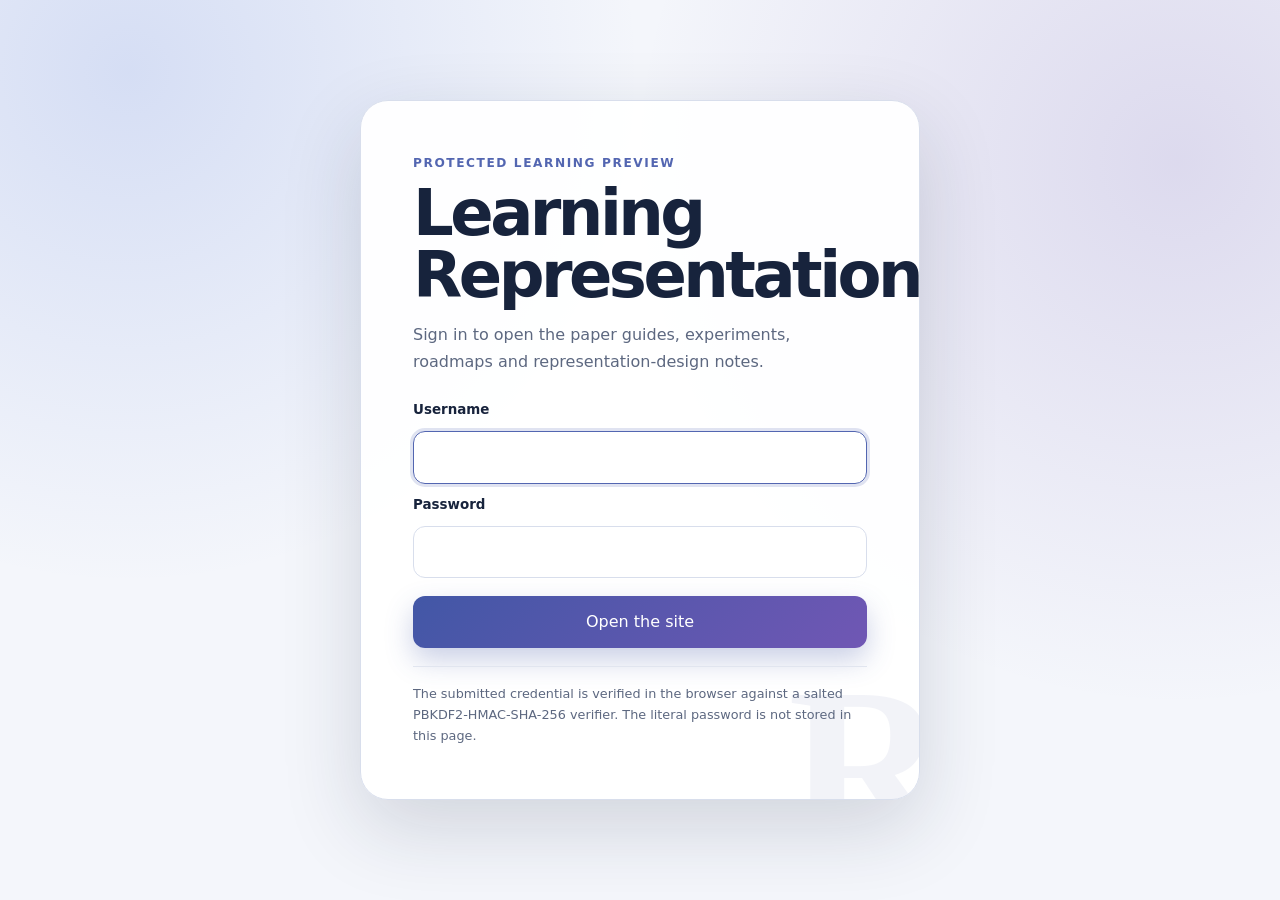
<file: site/index.html>
<!doctype html>
<html lang="en" data-theme="light">
<head>
  <meta charset="utf-8">
  <meta name="viewport" content="width=device-width, initial-scale=1">
  <meta name="description" content="A paper-driven, visual guide to feature engineering, representation learning, embeddings, invariance and geometric deep learning.">
  <meta name="theme-color" content="#17233c">
  <title>Learning Representations</title>
  <link rel="stylesheet" href="assets/styles.css">
</head>
<body>
  <div class="progress" aria-hidden="true"><span id="scroll-progress"></span></div>
  <header class="site-header">
    <a class="brand" href="./" aria-label="Learning Representations home">
      <span class="brand-mark" aria-hidden="true">R</span>
      <span><strong>Learning</strong> Representations</span>
    </a>
    <button class="nav-toggle" aria-expanded="false" aria-controls="site-nav">Menu</button>
    <nav id="site-nav" class="site-nav" aria-label="Primary navigation">
      <a href="#overview">Overview</a>
      <a href="#papers">Core papers</a>
      <a href="#resources">Resources</a>
      <a href="#principles">Principles</a>
      <a class="nav-github" href="https://github.com/vgargatgit/learning-rep-review">GitHub</a>
      <button id="theme-toggle" class="theme-toggle" aria-label="Toggle colour theme">◐</button>
    </nav>
  </header>

  <main>
    <section class="hero" id="overview">
      <div class="hero-copy">
        <p class="eyebrow">A paper-driven learning project</p>
        <h1>The model never sees the world. It sees a <em>representation</em>.</h1>
        <p class="hero-lede">Learn how raw observations become features, embeddings and hidden states—and why the chosen representation determines what a model can learn easily, reliably and safely.</p>
        <div class="hero-actions">
          <a class="button primary" href="reader.html?doc=papers/core/01-backpropagation.md">Start with backpropagation</a>
          <a class="button secondary" href="reader.html?doc=docs/reading-roadmap.md">Open the 12-week roadmap</a>
        </div>
        <div class="hero-meta" aria-label="Project highlights">
          <span><strong>9</strong> core guides</span>
          <span><strong>50+</strong> papers</span>
          <span><strong>20</strong> experiments</span>
          <span><strong>12</strong> weeks</span>
        </div>
      </div>

      <div class="hero-visual" aria-label="Representation pipeline illustration">
        <div class="pipeline-card">
          <div class="pipeline-node world"><span>01</span><strong>World</strong><small>customers, words, images, graphs</small></div>
          <div class="pipeline-arrow">↓ measurement</div>
          <div class="pipeline-node raw"><span>02</span><strong>Raw observations</strong><small>values, events, categories</small></div>
          <div class="pipeline-arrow">↓ encoding</div>
          <div class="pipeline-node input"><span>03</span><strong>Model inputs</strong><small>features, tokens, tensors</small></div>
          <div class="pipeline-arrow">↓ learned transformation</div>
          <div class="pipeline-node latent"><span>04</span><strong>Hidden representation</strong><small>task-shaped geometry</small></div>
          <div class="pipeline-arrow">↓ task head</div>
          <div class="pipeline-node output"><span>05</span><strong>Decision</strong><small>prediction, score, generation</small></div>
        </div>
      </div>
    </section>

    <section class="statement-band">
      <p>A useful representation makes important structure <strong>easy to express</strong>, avoids false structure, preserves required information and removes nuisance variation only when that variation is truly irrelevant.</p>
    </section>

    <section class="section" id="papers">
      <div class="section-heading">
        <div>
          <p class="eyebrow">The core reading track</p>
          <h2>Nine papers. One continuous story.</h2>
        </div>
        <p>From manually designed features to learned geometry, structured domains and symmetry-aware architectures.</p>
      </div>

      <div class="paper-grid" id="paper-grid">
        <article class="paper-card" data-tags="foundations backpropagation hidden features">
          <span class="paper-number">01</span><p class="paper-era">1986 · Foundations</p>
          <h3>Learning Representations by Back-Propagating Errors</h3>
          <p>Hidden units become trainable feature constructors, reshaping an input space before the final decision.</p>
          <a href="reader.html?doc=papers/core/01-backpropagation.md">Read the guide <span>→</span></a>
        </article>
        <article class="paper-card" data-tags="feature engineering selection leakage validation">
          <span class="paper-number">02</span><p class="paper-era">2003 · Feature engineering</p>
          <h3>An Introduction to Variable and Feature Selection</h3>
          <p>Relevance, redundancy, interactions and the validation boundaries required for honest feature selection.</p>
          <a href="reader.html?doc=papers/core/02-variable-and-feature-selection.md">Read the guide <span>→</span></a>
        </article>
        <article class="paper-card" data-tags="generalisation hypothesis space optimisation">
          <span class="paper-number">03</span><p class="paper-era">2012 · Machine-learning practice</p>
          <h3>A Few Useful Things to Know About Machine Learning</h3>
          <p>Representation, evaluation and optimisation form one system; weakness in any one can dominate the outcome.</p>
          <a href="reader.html?doc=papers/core/03-useful-things-to-know.md">Read the guide <span>→</span></a>
        </article>
        <article class="paper-card" data-tags="review distributed manifolds factors disentanglement">
          <span class="paper-number">04</span><p class="paper-era">2013 · Conceptual framework</p>
          <h3>Representation Learning: A Review and New Perspectives</h3>
          <p>Distributed codes, factors of variation, manifolds, transfer and the priors that make representations useful.</p>
          <a href="reader.html?doc=papers/core/04-representation-learning-review.md">Read the guide <span>→</span></a>
        </article>
        <article class="paper-card" data-tags="language model embeddings distributed representation">
          <span class="paper-number">05</span><p class="paper-era">2003 · Language</p>
          <h3>A Neural Probabilistic Language Model</h3>
          <p>Word vectors allow statistical strength to be shared between related symbols rather than isolated one-hot IDs.</p>
          <a href="reader.html?doc=papers/core/05-neural-probabilistic-language-model.md">Read the guide <span>→</span></a>
        </article>
        <article class="paper-card" data-tags="word2vec cbow skipgram embeddings">
          <span class="paper-number">06</span><p class="paper-era">2013 · Embeddings</p>
          <h3>Efficient Estimation of Word Representations</h3>
          <p>CBOW and skip-gram make learned vector geometry practical at scale and reveal the role of the training objective.</p>
          <a href="reader.html?doc=papers/core/06-word2vec.md">Read the guide <span>→</span></a>
        </article>
        <article class="paper-card" data-tags="tabular categories entity embeddings">
          <span class="paper-number">07</span><p class="paper-era">2016 · Tabular data</p>
          <h3>Entity Embeddings of Categorical Variables</h3>
          <p>High-cardinality categories receive dense, task-dependent geometry instead of arbitrary numeric order.</p>
          <a href="reader.html?doc=papers/core/07-entity-embeddings.md">Read the guide <span>→</span></a>
        </article>
        <article class="paper-card" data-tags="sets invariance permutation aggregation">
          <span class="paper-number">08</span><p class="paper-era">2017 · Structured inputs</p>
          <h3>Deep Sets</h3>
          <p>Shared element encoders and symmetric aggregation build permutation invariance into the architecture.</p>
          <a href="reader.html?doc=papers/core/08-deep-sets.md">Read the guide <span>→</span></a>
        </article>
        <article class="paper-card" data-tags="geometry symmetry equivariance graphs manifolds">
          <span class="paper-number">09</span><p class="paper-era">2021 · Unifying framework</p>
          <h3>Geometric Deep Learning</h3>
          <p>Grids, sets, graphs and manifolds are connected through symmetry, invariance, equivariance and domain priors.</p>
          <a href="reader.html?doc=papers/core/09-geometric-deep-learning.md">Read the guide <span>→</span></a>
        </article>
      </div>
    </section>

    <section class="section split-section" id="resources">
      <div class="resource-intro">
        <p class="eyebrow">Beyond the core track</p>
        <h2>Read, build, compare and test.</h2>
        <p>The repository is designed as a learning system rather than a static bibliography. Each resource turns ideas into decisions, experiments or reusable patterns.</p>
      </div>
      <div class="resource-list">
        <a class="resource-card" href="reader.html?doc=papers/README.md"><span>Catalogue</span><strong>Explore the complete paper map</strong><small>Foundations, embeddings, latent variables, self-supervision, multimodality and representation analysis.</small></a>
        <a class="resource-card" href="reader.html?doc=experiments/README.md"><span>Laboratory</span><strong>Run 20 toy experiments</strong><small>XOR, leakage, cyclic time, skip-gram, Deep Sets, contrastive collapse, probes and shortcut learning.</small></a>
        <a class="resource-card" href="reader.html?doc=docs/design-patterns.md"><span>Patterns</span><strong>Use the representation design catalogue</strong><small>Twenty reusable moves for geometry, context, invariance, causality, missingness and production versioning.</small></a>
        <a class="resource-card" href="reader.html?doc=docs/reading-roadmap.md"><span>Curriculum</span><strong>Follow the 12-week roadmap</strong><small>A staged route from vocabulary and feature construction to transfer, probing and geometric priors.</small></a>
        <a class="resource-card" href="reader.html?doc=README.md"><span>Project</span><strong>Read the full project specification</strong><small>Goals, teaching method, terminology, paper map and production-oriented checklist.</small></a>
        <a class="resource-card" href="reader.html?doc=PROJECT_STATUS.md"><span>Status</span><strong>See what is built and what comes next</strong><small>Current materials, planned executable notebooks, illustrations and rendered chapters.</small></a>
      </div>
    </section>

    <section class="section principles" id="principles">
      <div class="section-heading">
        <div><p class="eyebrow">Representation principles</p><h2>Questions to ask before choosing a model</h2></div>
        <p>Architecture starts after the domain, information and transformation requirements are understood.</p>
      </div>
      <div class="principle-grid">
        <article><span>01</span><h3>What is the object?</h3><p>A scalar, category, sequence, set, image, graph or event stream carries different structural assumptions.</p></article>
        <article><span>02</span><h3>What must be preserved?</h3><p>Aggregation, compression and preprocessing can silently discard recency, multiplicity, topology or rare events.</p></article>
        <article><span>03</span><h3>What should be invariant?</h3><p>Order, translation, rotation or unit changes should be ignored only when they do not alter the task answer.</p></article>
        <article><span>04</span><h3>What geometry is real?</h3><p>Integer category IDs, linear clock time and arbitrary distances can manufacture relationships that do not exist.</p></article>
        <article><span>05</span><h3>What does the objective reward?</h3><p>The training game defines which similarities, distinctions and shortcuts become encoded.</p></article>
        <article><span>06</span><h3>Can it leak the future?</h3><p>Every fitted transform, time window, target encoding and split belongs inside a clearly defined validation boundary.</p></article>
      </div>
    </section>

    <section class="closing">
      <p class="eyebrow">The central habit</p>
      <h2>Do not ask only, “Which model should I use?”</h2>
      <p>Ask what the model is allowed to see, how that information is organised, which transformations matter and what the learning objective will make easy to encode.</p>
      <a class="button primary" href="reader.html?doc=docs/reading-roadmap.md">Begin the learning path</a>
    </section>
  </main>

  <footer class="site-footer">
    <p>Original educational notes and experiments. Research papers remain linked to their publishers, proceedings, authors or preprint archives.</p>
    <p><a href="https://github.com/vgargatgit/learning-rep-review">View source on GitHub</a></p>
  </footer>
  <script src="assets/app.js" defer></script>
</body>
</html>
</file>
<file: site/assets/styles.css>
:root {
  --ink: #17233c;
  --ink-soft: #46516a;
  --paper: #f7f4ed;
  --surface: #fffdf8;
  --surface-2: #ede8dc;
  --line: #d7d0c2;
  --accent: #e65d39;
  --accent-2: #1f7a76;
  --accent-soft: #f8d9ca;
  --shadow: 0 18px 50px rgba(23, 35, 60, .10);
  --radius: 22px;
  --max: 1220px;
}

html[data-theme="dark"] {
  --ink: #f5f0e7;
  --ink-soft: #b9c0cf;
  --paper: #111827;
  --surface: #172033;
  --surface-2: #202b40;
  --line: #354158;
  --accent: #ff805f;
  --accent-2: #66c7bf;
  --accent-soft: #4a2a28;
  --shadow: 0 20px 55px rgba(0, 0, 0, .35);
}

* { box-sizing: border-box; }
html { scroll-behaviour: smooth; scroll-behavior: smooth; }
body {
  margin: 0;
  color: var(--ink);
  background: var(--paper);
  font-family: Inter, ui-sans-serif, system-ui, -apple-system, BlinkMacSystemFont, "Segoe UI", sans-serif;
  line-height: 1.65;
  text-rendering: optimizeLegibility;
}
a { color: inherit; }
button, input { font: inherit; }

.progress { position: fixed; inset: 0 0 auto; height: 3px; z-index: 100; }
.progress span { display: block; width: 0; height: 100%; background: var(--accent); }

.site-header {
  width: min(calc(100% - 36px), var(--max));
  margin: 18px auto 0;
  min-height: 68px;
  padding: 0 18px;
  display: flex;
  align-items: center;
  justify-content: space-between;
  position: sticky;
  top: 12px;
  z-index: 20;
  border: 1px solid color-mix(in srgb, var(--line) 85%, transparent);
  border-radius: 18px;
  background: color-mix(in srgb, var(--surface) 88%, transparent);
  box-shadow: 0 8px 30px rgba(23, 35, 60, .06);
  backdrop-filter: blur(18px);
}
.brand { display: flex; gap: 11px; align-items: center; text-decoration: none; letter-spacing: -.02em; }
.brand-mark { width: 38px; height: 38px; display: grid; place-items: center; border-radius: 12px; color: #fff; background: var(--ink); font-family: Georgia, serif; font-size: 22px; font-style: italic; }
.site-nav { display: flex; align-items: center; gap: 22px; }
.site-nav a { text-decoration: none; color: var(--ink-soft); font-size: .92rem; font-weight: 650; }
.site-nav a:hover { color: var(--accent); }
.nav-github { padding: 9px 14px; border: 1px solid var(--line); border-radius: 999px; }
.theme-toggle, .nav-toggle { border: 0; color: var(--ink); background: transparent; cursor: pointer; }
.theme-toggle { width: 38px; height: 38px; border: 1px solid var(--line); border-radius: 50%; }
.nav-toggle { display: none; font-weight: 700; }

.hero {
  width: min(calc(100% - 36px), var(--max));
  margin: 70px auto 0;
  padding: 58px 0 72px;
  display: grid;
  grid-template-columns: 1.05fr .95fr;
  gap: 72px;
  align-items: center;
}
.eyebrow { margin: 0 0 12px; color: var(--accent); font-size: .76rem; font-weight: 850; letter-spacing: .15em; text-transform: uppercase; }
.hero h1 { max-width: 760px; margin: 0; font-family: Georgia, "Times New Roman", serif; font-size: clamp(3.2rem, 6.5vw, 6.7rem); line-height: .98; letter-spacing: -.055em; font-weight: 500; }
.hero h1 em { color: var(--accent); font-weight: 500; }
.hero-lede { max-width: 720px; margin: 28px 0 0; color: var(--ink-soft); font-size: clamp(1.05rem, 1.5vw, 1.28rem); }
.hero-actions { display: flex; flex-wrap: wrap; gap: 12px; margin-top: 32px; }
.button { display: inline-flex; justify-content: center; align-items: center; min-height: 48px; padding: 12px 19px; border-radius: 999px; text-decoration: none; font-weight: 800; font-size: .94rem; transition: transform .2s ease, box-shadow .2s ease; }
.button:hover { transform: translateY(-2px); }
.button.primary { color: #fff; background: var(--ink); box-shadow: 0 12px 25px rgba(23, 35, 60, .16); }
.button.secondary { color: var(--ink); border: 1px solid var(--line); background: var(--surface); }
.hero-meta { display: flex; flex-wrap: wrap; gap: 14px 24px; margin-top: 32px; color: var(--ink-soft); font-size: .86rem; }
.hero-meta strong { color: var(--ink); font-size: 1.05rem; }

.hero-visual { position: relative; }
.hero-visual::before { content: ""; position: absolute; inset: -30px -40px; background: radial-gradient(circle at 50% 40%, var(--accent-soft), transparent 65%); filter: blur(10px); opacity: .75; }
.pipeline-card { position: relative; padding: 28px; border: 1px solid var(--line); border-radius: 30px; background: var(--surface); box-shadow: var(--shadow); transform: rotate(1.4deg); }
.pipeline-node { position: relative; padding: 18px 18px 17px 66px; border: 1px solid var(--line); border-radius: 16px; background: color-mix(in srgb, var(--surface) 80%, var(--surface-2)); }
.pipeline-node span { position: absolute; left: 18px; top: 18px; width: 32px; height: 32px; display: grid; place-items: center; border-radius: 10px; color: #fff; background: var(--ink); font-size: .69rem; font-weight: 850; }
.pipeline-node strong, .pipeline-node small { display: block; }
.pipeline-node strong { font-size: 1.02rem; }
.pipeline-node small { margin-top: 2px; color: var(--ink-soft); }
.pipeline-node.latent { border-color: color-mix(in srgb, var(--accent) 65%, var(--line)); background: color-mix(in srgb, var(--accent-soft) 60%, var(--surface)); }
.pipeline-node.latent span { background: var(--accent); }
.pipeline-arrow { padding: 5px 0 5px 24px; color: var(--ink-soft); font-family: ui-monospace, SFMono-Regular, Menlo, monospace; font-size: .74rem; }

.statement-band { padding: 44px 24px; color: #fff; background: var(--ink); }
.statement-band p { max-width: 1040px; margin: 0 auto; font-family: Georgia, serif; font-size: clamp(1.45rem, 3vw, 2.7rem); line-height: 1.25; text-align: center; }
.statement-band strong { color: var(--accent); }

.section { width: min(calc(100% - 36px), var(--max)); margin: 0 auto; padding: 112px 0; }
.section-heading { display: grid; grid-template-columns: 1.1fr .9fr; gap: 50px; align-items: end; margin-bottom: 42px; }
.section h2, .closing h2 { margin: 0; font-family: Georgia, serif; font-size: clamp(2.4rem, 4.6vw, 4.5rem); line-height: 1.03; letter-spacing: -.045em; font-weight: 500; }
.section-heading > p { margin: 0; color: var(--ink-soft); font-size: 1.05rem; }

.paper-grid { display: grid; grid-template-columns: repeat(3, 1fr); gap: 16px; }
.paper-card { min-height: 360px; padding: 24px; display: flex; flex-direction: column; position: relative; overflow: hidden; border: 1px solid var(--line); border-radius: var(--radius); background: var(--surface); transition: transform .22s ease, box-shadow .22s ease, border-color .22s ease; }
.paper-card:hover { transform: translateY(-5px); border-color: color-mix(in srgb, var(--accent) 55%, var(--line)); box-shadow: var(--shadow); }
.paper-number { position: absolute; right: 18px; top: 10px; color: color-mix(in srgb, var(--line) 60%, transparent); font-family: Georgia, serif; font-size: 4.3rem; line-height: 1; }
.paper-era { margin: 0 0 48px; color: var(--accent-2); font-size: .73rem; font-weight: 850; letter-spacing: .08em; text-transform: uppercase; }
.paper-card h3 { max-width: 92%; margin: 0; font-family: Georgia, serif; font-size: 1.55rem; line-height: 1.18; letter-spacing: -.025em; font-weight: 600; }
.paper-card p:not(.paper-era) { color: var(--ink-soft); }
.paper-card a { margin-top: auto; color: var(--accent); text-decoration: none; font-weight: 850; }
.paper-card a span { display: inline-block; transition: transform .2s; }
.paper-card:hover a span { transform: translateX(4px); }

.split-section { display: grid; grid-template-columns: .7fr 1.3fr; gap: 70px; align-items: start; }
.resource-intro { position: sticky; top: 118px; }
.resource-intro h2 { margin-bottom: 24px; }
.resource-intro > p:last-child { color: var(--ink-soft); }
.resource-list { display: grid; gap: 12px; }
.resource-card { padding: 24px; display: grid; grid-template-columns: 110px 1fr; gap: 2px 22px; border: 1px solid var(--line); border-radius: 18px; background: var(--surface); text-decoration: none; transition: transform .2s, border-color .2s; }
.resource-card:hover { transform: translateX(5px); border-color: var(--accent); }
.resource-card span { grid-row: 1 / span 2; color: var(--accent); font-size: .72rem; font-weight: 850; letter-spacing: .1em; text-transform: uppercase; }
.resource-card strong { font-family: Georgia, serif; font-size: 1.32rem; }
.resource-card small { color: var(--ink-soft); font-size: .9rem; }

.principles { border-top: 1px solid var(--line); }
.principle-grid { display: grid; grid-template-columns: repeat(3, 1fr); gap: 14px; }
.principle-grid article { min-height: 230px; padding: 24px; border-radius: 18px; background: var(--surface-2); }
.principle-grid span { color: var(--accent); font-family: ui-monospace, monospace; font-size: .8rem; font-weight: 850; }
.principle-grid h3 { margin: 34px 0 9px; font-family: Georgia, serif; font-size: 1.45rem; }
.principle-grid p { margin: 0; color: var(--ink-soft); }

.closing { margin-top: 30px; padding: 100px max(24px, calc((100vw - var(--max)) / 2)); color: #fff; background: linear-gradient(135deg, #18243e, #263956); text-align: center; }
.closing .eyebrow { color: #ff9a7f; }
.closing h2 { max-width: 900px; margin: 0 auto; }
.closing p:not(.eyebrow) { max-width: 760px; margin: 24px auto 30px; color: #cdd5e4; font-size: 1.08rem; }
.closing .button.primary { color: var(--ink); background: #fff; }
.site-footer { padding: 34px max(24px, calc((100vw - var(--max)) / 2)); display: flex; justify-content: space-between; gap: 24px; color: var(--ink-soft); border-top: 1px solid var(--line); font-size: .84rem; }
.site-footer p { margin: 0; }
.site-footer a { color: var(--accent); font-weight: 800; }

/* Reader */
.reader-body { background: var(--paper); }
.reader-shell { width: min(calc(100% - 36px), 1440px); margin: 38px auto 80px; display: grid; grid-template-columns: 250px minmax(0, 820px) 230px; gap: 44px; align-items: start; }
.reader-sidebar, .reader-toc { position: sticky; top: 104px; max-height: calc(100vh - 125px); overflow: auto; }
.reader-sidebar h2, .reader-toc h2 { margin: 0 0 14px; font-size: .72rem; color: var(--ink-soft); text-transform: uppercase; letter-spacing: .12em; }
.reader-sidebar nav { display: grid; gap: 4px; }
.reader-sidebar a { padding: 8px 10px; border-radius: 9px; color: var(--ink-soft); text-decoration: none; font-size: .84rem; line-height: 1.35; }
.reader-sidebar a:hover, .reader-sidebar a.active { color: var(--ink); background: var(--surface-2); }
.reader-main { min-width: 0; padding: clamp(26px, 5vw, 58px); border: 1px solid var(--line); border-radius: 26px; background: var(--surface); box-shadow: 0 18px 50px rgba(23, 35, 60, .06); }
.reader-tools { margin-bottom: 30px; display: flex; align-items: center; justify-content: space-between; gap: 16px; }
.reader-tools a { color: var(--accent); font-weight: 800; text-decoration: none; }
.reader-search { width: min(280px, 48vw); padding: 9px 13px; color: var(--ink); border: 1px solid var(--line); border-radius: 999px; outline: none; background: var(--paper); }
.reader-search:focus { border-color: var(--accent); }
.markdown-body { font-family: Georgia, "Times New Roman", serif; font-size: 1.05rem; }
.markdown-body h1, .markdown-body h2, .markdown-body h3, .markdown-body h4 { color: var(--ink); font-family: Inter, ui-sans-serif, system-ui, sans-serif; line-height: 1.2; letter-spacing: -.025em; scroll-margin-top: 105px; }
.markdown-body h1 { margin: 0 0 42px; font-family: Georgia, serif; font-size: clamp(2.7rem, 5vw, 4.8rem); line-height: 1.02; font-weight: 500; }
.markdown-body h2 { margin: 64px 0 18px; padding-top: 8px; border-top: 1px solid var(--line); font-size: 1.85rem; }
.markdown-body h3 { margin: 38px 0 12px; font-size: 1.32rem; }
.markdown-body p, .markdown-body li { color: color-mix(in srgb, var(--ink) 88%, var(--ink-soft)); }
.markdown-body a { color: var(--accent); text-underline-offset: 3px; }
.markdown-body blockquote { margin: 28px 0; padding: 18px 22px; border-left: 4px solid var(--accent); background: var(--surface-2); }
.markdown-body blockquote p { margin: 0; }
.markdown-body pre { overflow: auto; padding: 20px; border-radius: 15px; color: #eef3ff; background: #172033; font-size: .86rem; line-height: 1.55; }
.markdown-body code { padding: .12em .34em; border-radius: 5px; background: var(--surface-2); font-family: ui-monospace, SFMono-Regular, Menlo, monospace; font-size: .88em; }
.markdown-body pre code { padding: 0; background: transparent; }
.markdown-body table { width: 100%; display: block; overflow-x: auto; border-collapse: collapse; font-family: Inter, sans-serif; font-size: .88rem; }
.markdown-body th, .markdown-body td { padding: 10px 12px; border: 1px solid var(--line); text-align: left; }
.markdown-body th { background: var(--surface-2); }
.markdown-body img { max-width: 100%; border-radius: 12px; }
.reader-toc nav { display: grid; gap: 7px; }
.reader-toc a { color: var(--ink-soft); text-decoration: none; font-size: .77rem; line-height: 1.35; }
.reader-toc a[data-level="3"] { padding-left: 12px; }
.reader-toc a:hover { color: var(--accent); }
.reader-loading { padding: 70px 0; color: var(--ink-soft); text-align: center; }
mark.search-hit { padding: 0 2px; color: inherit; background: #ffd96a; }

@media (max-width: 1050px) {
  .hero { grid-template-columns: 1fr; }
  .hero-copy { max-width: 850px; }
  .hero-visual { max-width: 680px; }
  .paper-grid { grid-template-columns: repeat(2, 1fr); }
  .reader-shell { grid-template-columns: 210px minmax(0, 1fr); }
  .reader-toc { display: none; }
}
@media (max-width: 760px) {
  .site-header { top: 8px; }
  .nav-toggle { display: block; }
  .site-nav { display: none; position: absolute; left: 0; right: 0; top: 76px; padding: 18px; flex-direction: column; align-items: stretch; border: 1px solid var(--line); border-radius: 18px; background: var(--surface); box-shadow: var(--shadow); }
  .site-nav.open { display: flex; }
  .theme-toggle { align-self: flex-start; }
  .hero { margin-top: 25px; padding-top: 44px; gap: 44px; }
  .hero h1 { font-size: clamp(3.1rem, 14vw, 5.4rem); }
  .section { padding: 82px 0; }
  .section-heading, .split-section { grid-template-columns: 1fr; gap: 24px; }
  .paper-grid, .principle-grid { grid-template-columns: 1fr; }
  .paper-card { min-height: 315px; }
  .resource-intro { position: static; }
  .resource-card { grid-template-columns: 1fr; }
  .resource-card span { grid-row: auto; }
  .site-footer { flex-direction: column; }
  .reader-shell { grid-template-columns: 1fr; margin-top: 24px; }
  .reader-sidebar { position: static; max-height: none; padding: 16px; border: 1px solid var(--line); border-radius: 16px; background: var(--surface); }
  .reader-sidebar nav { grid-template-columns: repeat(2, minmax(0, 1fr)); }
  .reader-main { padding: 26px 20px; }
  .reader-tools { align-items: flex-start; flex-direction: column; }
  .reader-search { width: 100%; }
}
</file>
<file: site/assets/auth.css>
.login-page {
  min-height: 100vh;
  margin: 0;
  display: grid;
  place-items: center;
  padding: 24px;
  background:
    radial-gradient(circle at 10% 8%, rgba(74, 112, 214, .18), transparent 32rem),
    radial-gradient(circle at 92% 18%, rgba(98, 71, 170, .16), transparent 34rem),
    #f4f6fb;
  color: #17233c;
}

.login-shell {
  width: min(560px, 100%);
}

.login-card {
  position: relative;
  overflow: hidden;
  padding: clamp(28px, 6vw, 52px);
  border: 1px solid #d8deec;
  border-radius: 28px;
  background: rgba(255, 255, 255, .96);
  box-shadow: 0 28px 80px rgba(23, 35, 60, .16);
}

.login-card::after {
  content: "R";
  position: absolute;
  right: -28px;
  bottom: -76px;
  color: rgba(76, 91, 153, .07);
  font: 800 220px/1 Georgia, serif;
}

.login-card .eyebrow {
  position: relative;
  z-index: 1;
  margin: 0 0 10px;
  color: #5366b1;
  font-size: .76rem;
  font-weight: 850;
  letter-spacing: .13em;
}

.login-card h1 {
  position: relative;
  z-index: 1;
  margin: 0;
  font-size: clamp(2.2rem, 8vw, 4rem);
  line-height: .96;
  letter-spacing: -.055em;
}

.login-copy,
.login-security {
  position: relative;
  z-index: 1;
  color: #5d6880;
  line-height: 1.65;
}

.login-form {
  position: relative;
  z-index: 1;
  display: grid;
  gap: 10px;
  margin-top: 24px;
}

.login-form label {
  font-size: .84rem;
  font-weight: 800;
}

.login-form input {
  width: 100%;
  min-height: 50px;
  padding: 12px 14px;
  border: 1px solid #d8deec;
  border-radius: 12px;
  background: #fff;
  color: #17233c;
  font: inherit;
}

.login-form input:focus {
  outline: 3px solid rgba(83, 102, 177, .18);
  border-color: #5366b1;
}

.login-button {
  min-height: 52px;
  margin-top: 8px;
  border: 0;
  border-radius: 12px;
  color: #fff;
  background: linear-gradient(135deg, #4257a6, #7057b4);
  box-shadow: 0 12px 28px rgba(66, 87, 166, .28);
  font: 850 1rem/1 inherit;
  cursor: pointer;
}

.login-button:disabled {
  opacity: .65;
  cursor: wait;
}

.login-error {
  margin: 4px 0 0;
  color: #b83f4a;
  font-size: .9rem;
  font-weight: 750;
}

.login-security {
  margin: 18px 0 0;
  padding-top: 16px;
  border-top: 1px solid #e1e5ef;
  font-size: .8rem;
}

.auth-logout {
  min-height: 38px;
  padding: 0 14px;
  border: 1px solid currentColor;
  border-radius: 999px;
  color: inherit;
  background: transparent;
  font: 750 .82rem/1 inherit;
  cursor: pointer;
}

.auth-logout:hover {
  background: rgba(83, 102, 177, .1);
}
</file>
